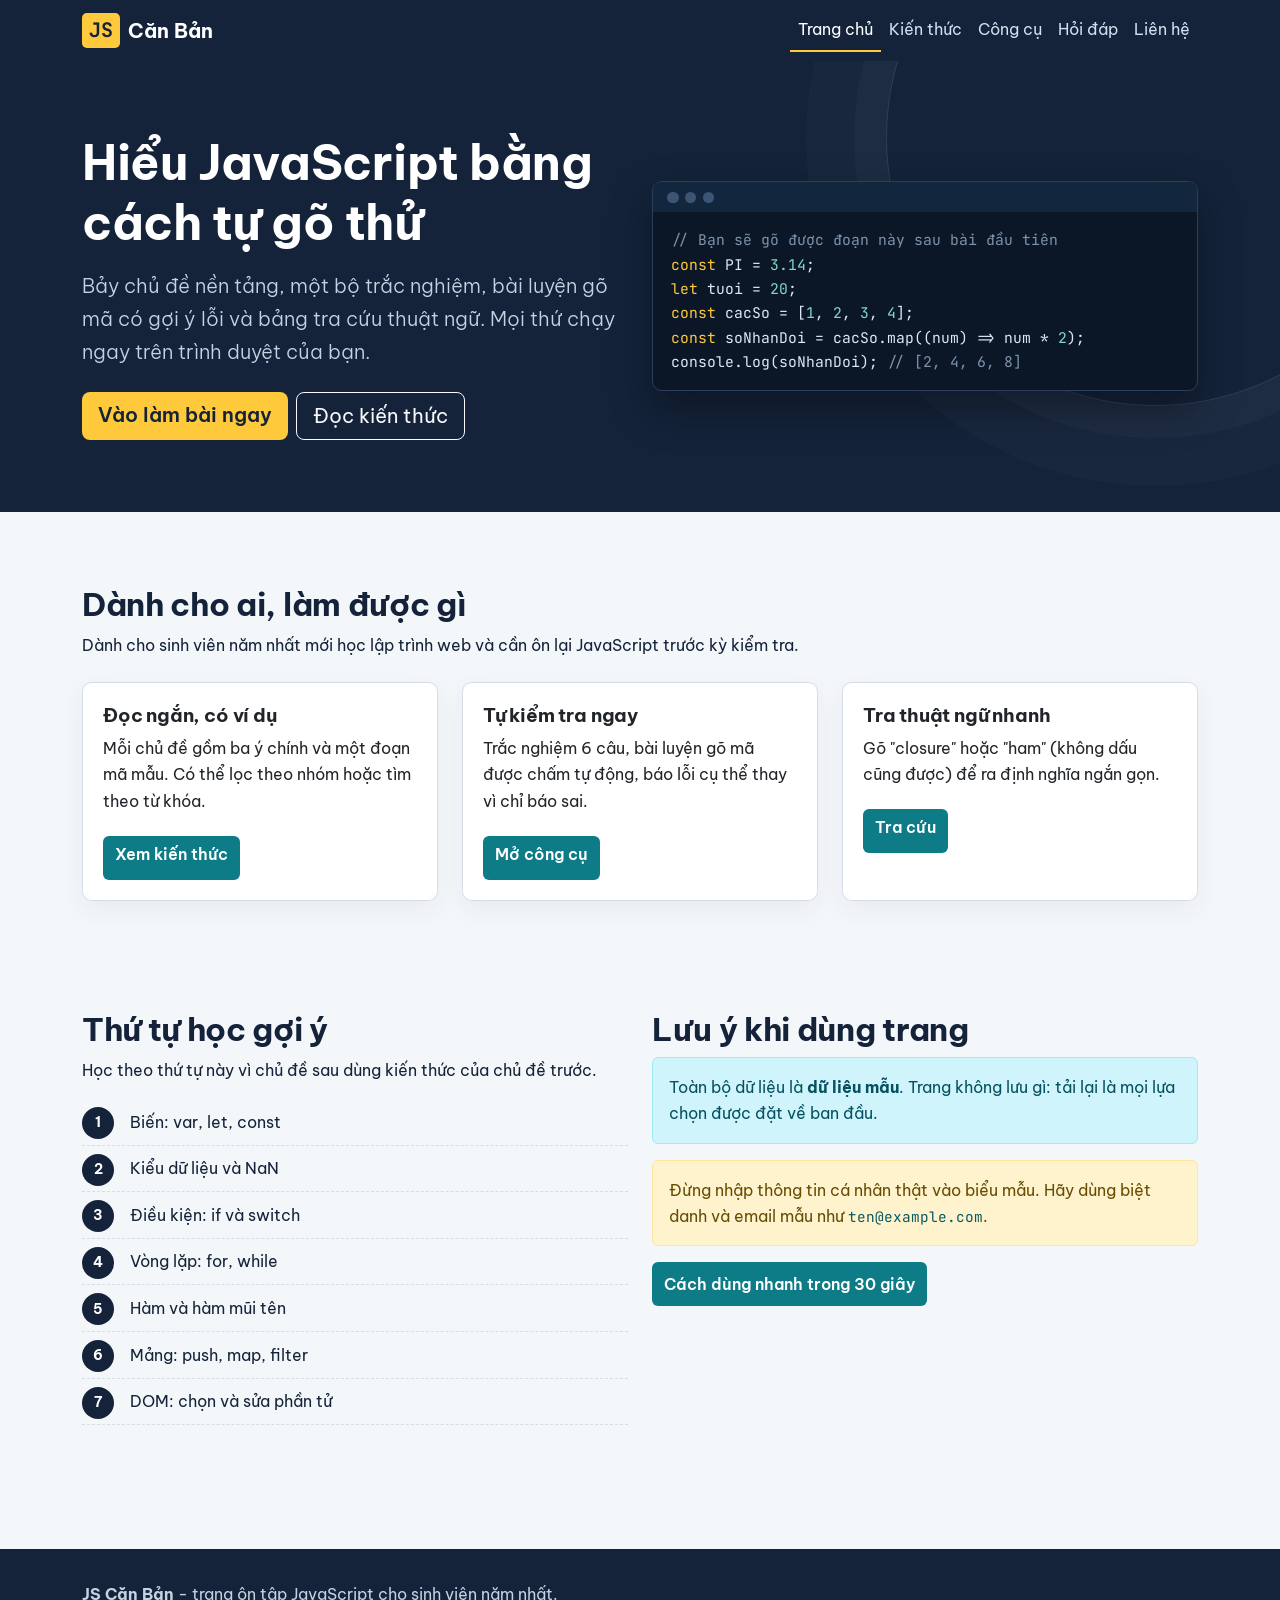
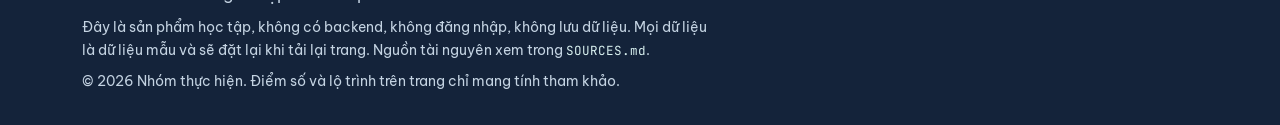
<file: index.html>
<!DOCTYPE html>
<html lang="vi">
<head>
<meta charset="UTF-8">
<meta name="viewport" content="width=device-width, initial-scale=1">
<title>Trang chủ | JS Căn Bản</title>
<meta name="description" content="Ôn tập JavaScript căn bản cho sinh viên: kiến thức, trắc nghiệm, luyện gõ mã, tra thuật ngữ.">
<link rel="preconnect" href="https://fonts.googleapis.com">
<link rel="preconnect" href="https://fonts.gstatic.com" crossorigin>
<link href="https://fonts.googleapis.com/css2?family=Be+Vietnam+Pro:wght@400;600;700&amp;family=JetBrains+Mono:wght@400;600&amp;display=swap" rel="stylesheet">
<link rel="stylesheet" href="https://cdnjs.cloudflare.com/ajax/libs/bootstrap/5.3.3/css/bootstrap.min.css">
<link rel="stylesheet" href="styles.css">
</head>
<body>
<a class="skip-link" href="#noi-dung-chinh">Bỏ qua điều hướng</a>
<header>
  <nav class="navbar navbar-expand-md site-nav" aria-label="Điều hướng chính">
    <div class="container">
      <a class="navbar-brand" href="index.html"><span class="brand-mark">JS</span> Căn Bản</a>
      <button class="navbar-toggler" type="button" data-bs-toggle="collapse" data-bs-target="#menu-chinh" aria-controls="menu-chinh" aria-expanded="false" aria-label="Mở menu">
        <span class="navbar-toggler-icon"></span>
      </button>
      <div class="collapse navbar-collapse" id="menu-chinh">
        <ul class="navbar-nav ms-auto"><li class="nav-item"><a class="nav-link active" href="index.html" aria-current="page">Trang chủ</a></li><li class="nav-item"><a class="nav-link" href="kien-thuc.html">Kiến thức</a></li><li class="nav-item"><a class="nav-link" href="cong-cu.html">Công cụ</a></li><li class="nav-item"><a class="nav-link" href="hoi-dap.html">Hỏi đáp</a></li><li class="nav-item"><a class="nav-link" href="lien-he.html">Liên hệ</a></li></ul>
      </div>
    </div>
  </nav>
</header>
<main id="noi-dung-chinh">

<section class="hero" aria-labelledby="tieu-de-hero">
  <div class="container">
    <div class="row align-items-center g-4">
      <div class="col-lg-6">
        <h1 id="tieu-de-hero">Hiểu JavaScript bằng cách tự gõ thử</h1>
        <p class="lead mt-3">Bảy chủ đề nền tảng, một bộ trắc nghiệm, bài luyện gõ mã có gợi ý lỗi và bảng tra cứu thuật ngữ. Mọi thứ chạy ngay trên trình duyệt của bạn.</p>
        <div class="d-flex flex-wrap gap-2 mt-4">
          <a class="btn btn-chinh btn-lg" href="cong-cu.html">Vào làm bài ngay</a>
          <a class="btn btn-outline-light btn-lg" href="kien-thuc.html">Đọc kiến thức</a>
        </div>
      </div>
      <div class="col-lg-6">
        <div class="cua-so-code" aria-hidden="true">
          <div class="thanh"><span></span><span></span><span></span></div>
<pre><span class="tk-cm">// Bạn sẽ gõ được đoạn này sau bài đầu tiên</span>
<span class="tk-kw">const</span> PI = <span class="tk-str">3.14</span>;
<span class="tk-kw">let</span> tuoi = <span class="tk-str">20</span>;
<span class="tk-kw">const</span> cacSo = [<span class="tk-str">1</span>, <span class="tk-str">2</span>, <span class="tk-str">3</span>, <span class="tk-str">4</span>];
<span class="tk-kw">const</span> soNhanDoi = cacSo.map((num) =&gt; num * <span class="tk-str">2</span>);
console.log(soNhanDoi); <span class="tk-cm">// [2, 4, 6, 8]</span></pre>
        </div>
      </div>
    </div>
  </div>
</section>

<section class="khoi" aria-labelledby="tieu-de-tinh-nang">
  <div class="container">
    <h2 id="tieu-de-tinh-nang" class="mb-2">Dành cho ai, làm được gì</h2>
    <p class="mb-4">Dành cho sinh viên năm nhất mới học lập trình web và cần ôn lại JavaScript trước kỳ kiểm tra.</p>
    <div class="row g-4">
      <div class="col-md-4">
        <article class="card the"><div class="card-body">
          <h3>Đọc ngắn, có ví dụ</h3>
          <p>Mỗi chủ đề gồm ba ý chính và một đoạn mã mẫu. Có thể lọc theo nhóm hoặc tìm theo từ khóa.</p>
          <a href="kien-thuc.html" class="btn btn-xanh">Xem kiến thức</a>
        </div></article>
      </div>
      <div class="col-md-4">
        <article class="card the"><div class="card-body">
          <h3>Tự kiểm tra ngay</h3>
          <p>Trắc nghiệm 6 câu, bài luyện gõ mã được chấm tự động, báo lỗi cụ thể thay vì chỉ báo sai.</p>
          <a href="cong-cu.html" class="btn btn-xanh">Mở công cụ</a>
        </div></article>
      </div>
      <div class="col-md-4">
        <article class="card the"><div class="card-body">
          <h3>Tra thuật ngữ nhanh</h3>
          <p>Gõ "closure" hoặc "ham" (không dấu cũng được) để ra định nghĩa ngắn gọn.</p>
          <a href="cong-cu.html" class="btn btn-xanh">Tra cứu</a>
        </div></article>
      </div>
    </div>
  </div>
</section>

<section class="khoi-tight" aria-labelledby="tieu-de-lo-trinh">
  <div class="container">
    <div class="row g-4">
      <div class="col-lg-6">
        <h2 id="tieu-de-lo-trinh">Thứ tự học gợi ý</h2>
        <p>Học theo thứ tự này vì chủ đề sau dùng kiến thức của chủ đề trước.</p>
        <ol class="lo-trinh">
          <li>Biến: var, let, const</li>
          <li>Kiểu dữ liệu và NaN</li>
          <li>Điều kiện: if và switch</li>
          <li>Vòng lặp: for, while</li>
          <li>Hàm và hàm mũi tên</li>
          <li>Mảng: push, map, filter</li>
          <li>DOM: chọn và sửa phần tử</li>
        </ol>
      </div>
      <div class="col-lg-6">
        <h2>Lưu ý khi dùng trang</h2>
        <div class="alert alert-info" role="alert">Toàn bộ dữ liệu là <strong>dữ liệu mẫu</strong>. Trang không lưu gì: tải lại là mọi lựa chọn được đặt về ban đầu.</div>
        <div class="alert alert-warning" role="alert">Đừng nhập thông tin cá nhân thật vào biểu mẫu. Hãy dùng biệt danh và email mẫu như <code>ten@example.com</code>.</div>
        <button type="button" class="btn btn-xanh" data-bs-toggle="modal" data-bs-target="#modalHuongDan">Cách dùng nhanh trong 30 giây</button>
      </div>
    </div>
  </div>
</section>

<div class="modal fade" id="modalHuongDan" tabindex="-1" aria-labelledby="modalHuongDanTitle" aria-hidden="true">
  <div class="modal-dialog modal-dialog-centered">
    <div class="modal-content">
      <div class="modal-header">
        <h2 class="modal-title fs-5" id="modalHuongDanTitle">Cách dùng nhanh</h2>
        <button type="button" class="btn-close" data-bs-dismiss="modal" aria-label="Đóng"></button>
      </div>
      <div class="modal-body">
        <ol>
          <li>Vào trang <strong>Kiến thức</strong>, mở "Xem ví dụ mã" ở chủ đề bạn đang học.</li>
          <li>Sang trang <strong>Công cụ</strong>, bấm "Dùng thử" để xem mỗi công cụ hoạt động.</li>
          <li>Bấm "Làm lại" hoặc "Xóa" bất cứ lúc nào để đặt lại.</li>
        </ol>
      </div>
      <div class="modal-footer"><button type="button" class="btn btn-xanh" data-bs-dismiss="modal">Đã hiểu</button></div>
    </div>
  </div>
</div>

</main>
<footer class="site-footer">
  <div class="container">
    <p class="mb-2"><strong>JS Căn Bản</strong> - trang ôn tập JavaScript cho sinh viên năm nhất.</p>
    <small>Đây là sản phẩm học tập, không có backend, không đăng nhập, không lưu dữ liệu. Mọi dữ liệu là dữ liệu mẫu và sẽ đặt lại khi tải lại trang. Nguồn tài nguyên xem trong <code>SOURCES.md</code>.</small>
    <small class="mt-2">&copy; <span id="nam-hien-tai">2026</span> Nhóm thực hiện. Điểm số và lộ trình trên trang chỉ mang tính tham khảo.</small>
  </div>
</footer>
<script src="https://cdnjs.cloudflare.com/ajax/libs/jquery/3.7.1/jquery.min.js"></script>
<script src="https://cdnjs.cloudflare.com/ajax/libs/bootstrap/5.3.3/js/bootstrap.bundle.min.js"></script>
<script src="js/data.js"></script>
<script src="js/main.js"></script>
</body>
</html>
</file>
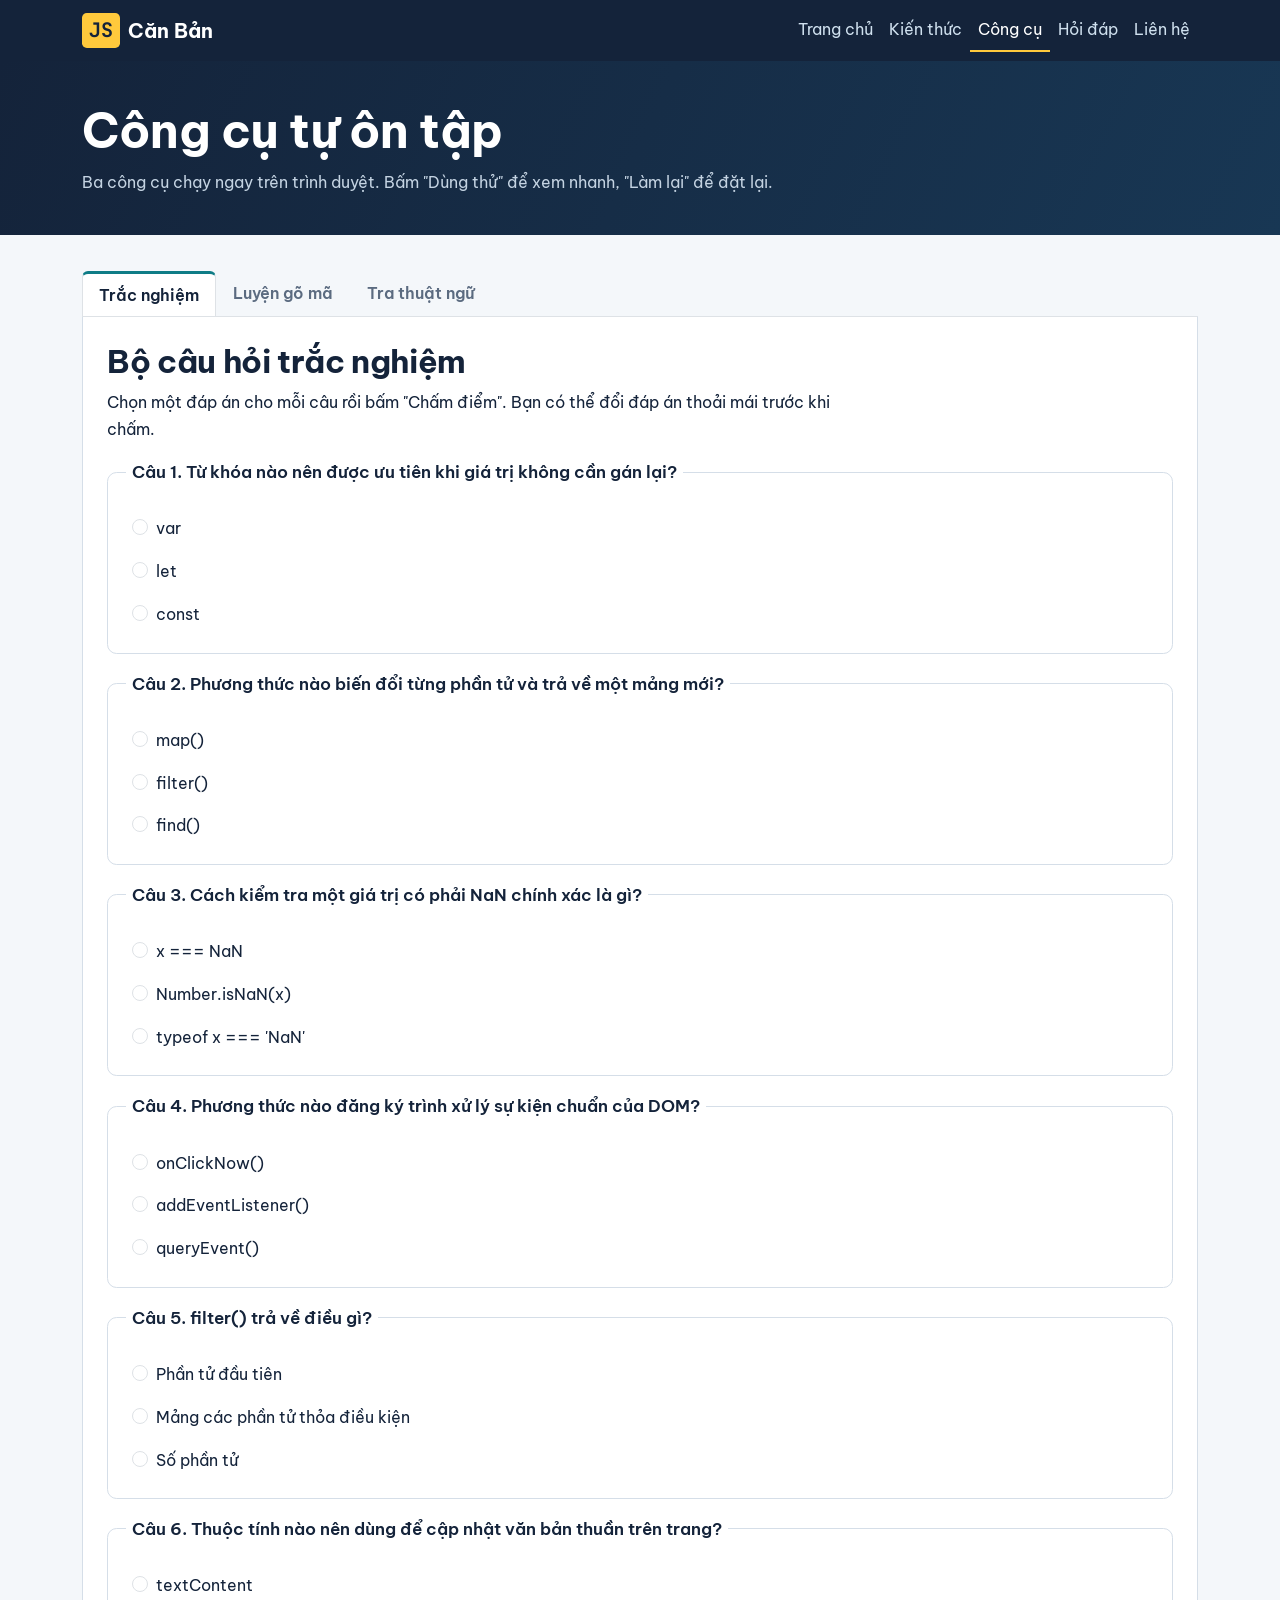
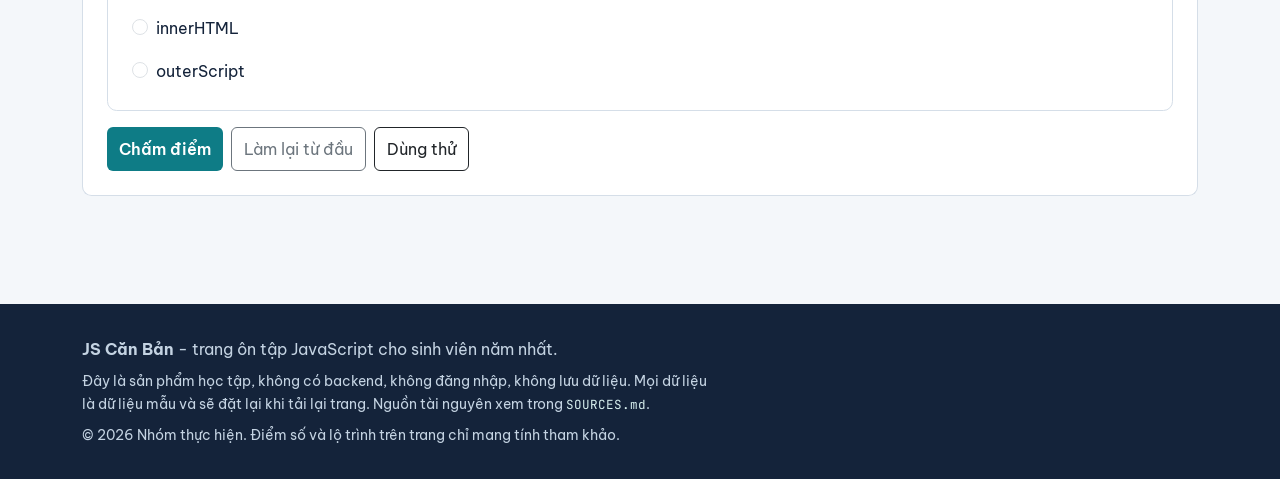
<file: cong-cu.html>
<!DOCTYPE html>
<html lang="vi">
<head>
<meta charset="UTF-8">
<meta name="viewport" content="width=device-width, initial-scale=1">
<title>Công cụ | JS Căn Bản</title>
<meta name="description" content="Trắc nghiệm, bài luyện gõ mã và tra cứu thuật ngữ JavaScript.">
<link rel="preconnect" href="https://fonts.googleapis.com">
<link rel="preconnect" href="https://fonts.gstatic.com" crossorigin>
<link href="https://fonts.googleapis.com/css2?family=Be+Vietnam+Pro:wght@400;600;700&amp;family=JetBrains+Mono:wght@400;600&amp;display=swap" rel="stylesheet">
<link rel="stylesheet" href="https://cdnjs.cloudflare.com/ajax/libs/bootstrap/5.3.3/css/bootstrap.min.css">
<link rel="stylesheet" href="styles.css">
</head>
<body>
<a class="skip-link" href="#noi-dung-chinh">Bỏ qua điều hướng</a>
<header>
  <nav class="navbar navbar-expand-md site-nav" aria-label="Điều hướng chính">
    <div class="container">
      <a class="navbar-brand" href="index.html"><span class="brand-mark">JS</span> Căn Bản</a>
      <button class="navbar-toggler" type="button" data-bs-toggle="collapse" data-bs-target="#menu-chinh" aria-controls="menu-chinh" aria-expanded="false" aria-label="Mở menu">
        <span class="navbar-toggler-icon"></span>
      </button>
      <div class="collapse navbar-collapse" id="menu-chinh">
        <ul class="navbar-nav ms-auto"><li class="nav-item"><a class="nav-link" href="index.html">Trang chủ</a></li><li class="nav-item"><a class="nav-link" href="kien-thuc.html">Kiến thức</a></li><li class="nav-item"><a class="nav-link active" href="cong-cu.html" aria-current="page">Công cụ</a></li><li class="nav-item"><a class="nav-link" href="hoi-dap.html">Hỏi đáp</a></li><li class="nav-item"><a class="nav-link" href="lien-he.html">Liên hệ</a></li></ul>
      </div>
    </div>
  </nav>
</header>
<main id="noi-dung-chinh">

<div class="tieu-de-trang"><div class="container">
  <h1>Công cụ tự ôn tập</h1>
  <p>Ba công cụ chạy ngay trên trình duyệt. Bấm "Dùng thử" để xem nhanh, "Làm lại" để đặt lại.</p>
</div></div>

<section class="khoi-tight">
  <div class="container">
    <ul class="nav nav-tabs" id="tab-cong-cu" role="tablist">
      <li class="nav-item" role="presentation"><button class="nav-link active" id="tab-quiz" data-bs-toggle="tab" data-bs-target="#pane-quiz" type="button" role="tab" aria-controls="pane-quiz" aria-selected="true">Trắc nghiệm</button></li>
      <li class="nav-item" role="presentation"><button class="nav-link" id="tab-luyen" data-bs-toggle="tab" data-bs-target="#pane-luyen" type="button" role="tab" aria-controls="pane-luyen" aria-selected="false">Luyện gõ mã</button></li>
      <li class="nav-item" role="presentation"><button class="nav-link" id="tab-tra" data-bs-toggle="tab" data-bs-target="#pane-tra" type="button" role="tab" aria-controls="pane-tra" aria-selected="false">Tra thuật ngữ</button></li>
    </ul>
    <div class="tab-content bang-cong-cu">

      <div class="tab-pane fade show active" id="pane-quiz" role="tabpanel" aria-labelledby="tab-quiz" tabindex="0">
        <h2>Bộ câu hỏi trắc nghiệm</h2>
        <p>Chọn một đáp án cho mỗi câu rồi bấm "Chấm điểm". Bạn có thể đổi đáp án thoải mái trước khi chấm.</p>
        <form id="quiz-form" aria-label="Bộ câu hỏi trắc nghiệm"></form>
        <div id="quiz-thong-bao" aria-live="polite"></div>
        <div class="d-flex flex-wrap gap-2">
          <button type="button" class="btn btn-xanh" id="nut-cham-diem">Chấm điểm</button>
          <button type="button" class="btn btn-outline-secondary" id="nut-lam-lai">Làm lại từ đầu</button>
          <button type="button" class="btn btn-outline-dark" id="nut-quiz-thu">Dùng thử</button>
        </div>
      </div>

      <div class="tab-pane fade" id="pane-luyen" role="tabpanel" aria-labelledby="tab-luyen" tabindex="0">
        <h2>Bài luyện gõ mã</h2>
        <p>Gõ một dòng lệnh theo đề. Khoảng trắng thừa và dấu nháy đơn/kép đều được chấp nhận. Nhấn Ctrl + Enter để kiểm tra nhanh.</p>
        <div class="row g-3 mb-3">
          <div class="col-6 col-md-3">
            <label class="form-label" for="chon-bai">Chọn bài</label>
            <select class="form-select" id="chon-bai"></select>
          </div>
        </div>
        <p><strong>Đề bài:</strong> <span id="de-bai"></span></p>
        <label class="form-label" for="code-input">Câu trả lời của bạn</label>
        <textarea class="form-control mb-3" id="code-input" rows="3" spellcheck="false" autocomplete="off" placeholder="Gõ lệnh JavaScript tại đây"></textarea>
        <div id="luyen-thong-bao" aria-live="polite"></div>
        <div class="d-flex flex-wrap gap-2">
          <button type="button" class="btn btn-xanh" id="nut-kiem-tra">Kiểm tra</button>
          <button type="button" class="btn btn-outline-secondary" id="nut-xoa-code">Xóa code / Làm lại</button>
          <button type="button" class="btn btn-outline-dark" id="nut-code-thu">Dùng thử đáp án mẫu</button>
        </div>
      </div>

      <div class="tab-pane fade" id="pane-tra" role="tabpanel" aria-labelledby="tab-tra" tabindex="0">
        <h2>Tra cứu thuật ngữ</h2>
        <p>Kết quả hiện ngay khi bạn gõ. Không phân biệt hoa thường, gõ không dấu vẫn tìm được.</p>
        <div class="row g-3 align-items-end mb-2">
          <div class="col-12 col-md-5">
            <label class="form-label" for="search-input">Từ khóa</label>
            <div class="input-group">
              <input class="form-control" type="search" id="search-input" placeholder="Ví dụ: closure, ham" autocomplete="off">
              <button type="button" class="btn btn-outline-secondary" id="nut-xoa-tim" aria-label="Xóa tìm kiếm">X</button>
            </div>
          </div>
          <div class="col-6 col-md-3">
            <label class="form-label" for="loc-thuat-ngu-nhom">Nhóm</label>
            <select class="form-select" id="loc-thuat-ngu-nhom"><option value="tat-ca">Tất cả</option></select>
          </div>
          <div class="col-6 col-md-3">
            <label class="form-label" for="sap-xep-thuat-ngu">Sắp xếp</label>
            <select class="form-select" id="sap-xep-thuat-ngu"><option value="az">A đến Z</option><option value="za">Z đến A</option></select>
          </div>
        </div>
        <p class="dem-ket-qua" id="dem-thuat-ngu" aria-live="polite"></p>
        <div class="row g-3" id="ket-qua-search"></div>
      </div>

    </div>
  </div>
</section>

</main>
<footer class="site-footer">
  <div class="container">
    <p class="mb-2"><strong>JS Căn Bản</strong> - trang ôn tập JavaScript cho sinh viên năm nhất.</p>
    <small>Đây là sản phẩm học tập, không có backend, không đăng nhập, không lưu dữ liệu. Mọi dữ liệu là dữ liệu mẫu và sẽ đặt lại khi tải lại trang. Nguồn tài nguyên xem trong <code>SOURCES.md</code>.</small>
    <small class="mt-2">&copy; <span id="nam-hien-tai">2026</span> Nhóm thực hiện. Điểm số và lộ trình trên trang chỉ mang tính tham khảo.</small>
  </div>
</footer>
<script src="https://cdnjs.cloudflare.com/ajax/libs/jquery/3.7.1/jquery.min.js"></script>
<script src="https://cdnjs.cloudflare.com/ajax/libs/bootstrap/5.3.3/js/bootstrap.bundle.min.js"></script>
<script src="js/data.js"></script>
<script src="js/main.js"></script>
<script src="js/cong-cu.js"></script>
</body>
</html>
</file>
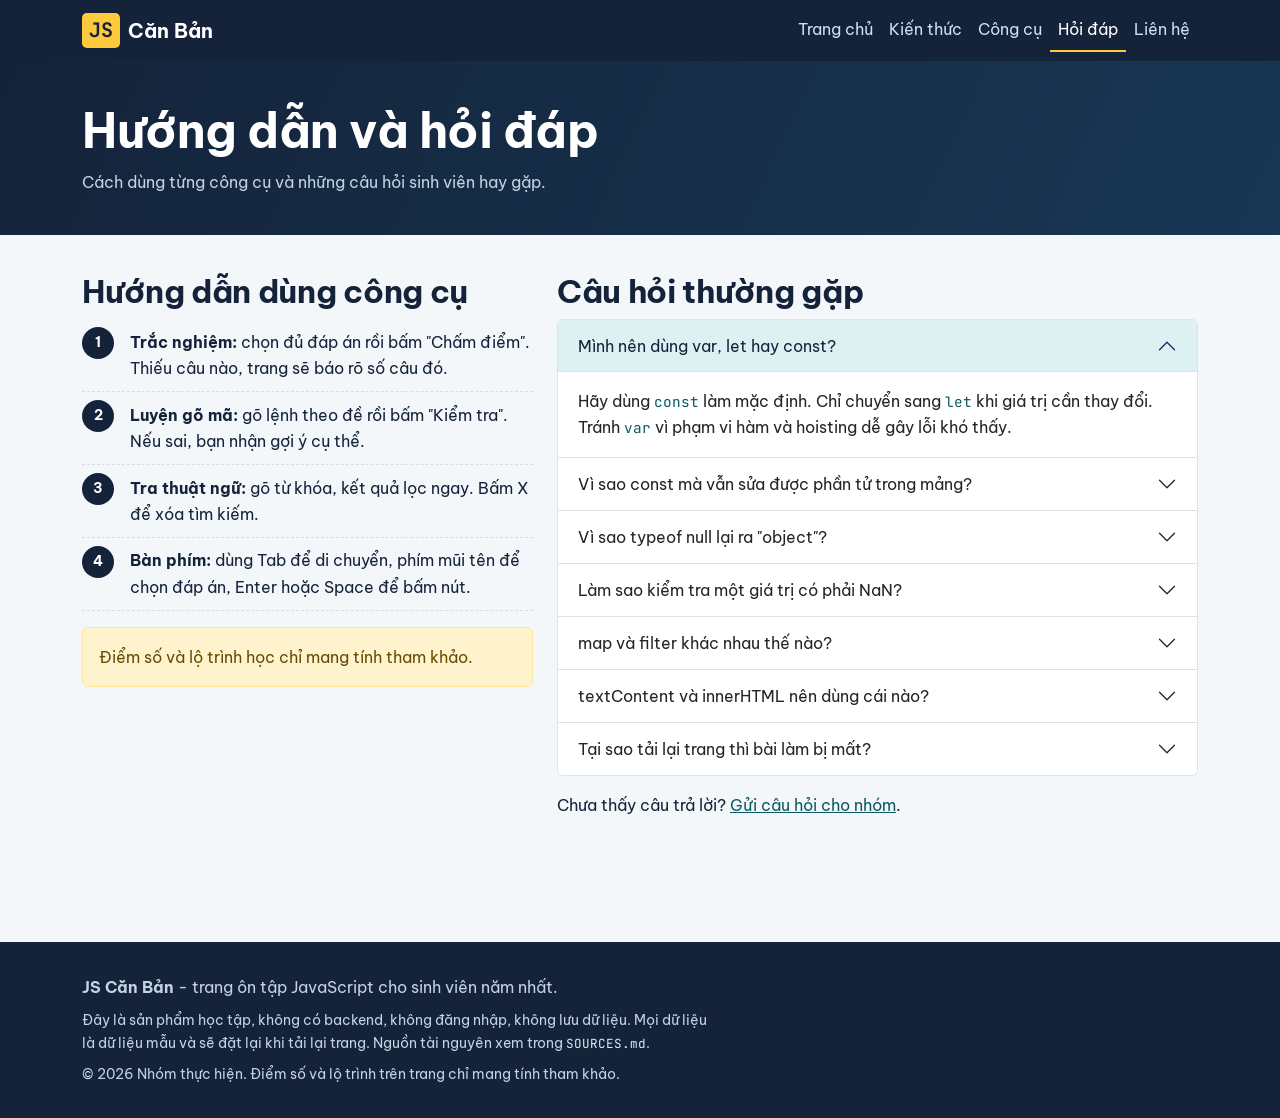
<file: hoi-dap.html>
<!DOCTYPE html>
<html lang="vi">
<head>
<meta charset="UTF-8">
<meta name="viewport" content="width=device-width, initial-scale=1">
<title>Hỏi đáp | JS Căn Bản</title>
<meta name="description" content="Hướng dẫn dùng công cụ và câu hỏi thường gặp về JavaScript căn bản.">
<link rel="preconnect" href="https://fonts.googleapis.com">
<link rel="preconnect" href="https://fonts.gstatic.com" crossorigin>
<link href="https://fonts.googleapis.com/css2?family=Be+Vietnam+Pro:wght@400;600;700&amp;family=JetBrains+Mono:wght@400;600&amp;display=swap" rel="stylesheet">
<link rel="stylesheet" href="https://cdnjs.cloudflare.com/ajax/libs/bootstrap/5.3.3/css/bootstrap.min.css">
<link rel="stylesheet" href="styles.css">
</head>
<body>
<a class="skip-link" href="#noi-dung-chinh">Bỏ qua điều hướng</a>
<header>
  <nav class="navbar navbar-expand-md site-nav" aria-label="Điều hướng chính">
    <div class="container">
      <a class="navbar-brand" href="index.html"><span class="brand-mark">JS</span> Căn Bản</a>
      <button class="navbar-toggler" type="button" data-bs-toggle="collapse" data-bs-target="#menu-chinh" aria-controls="menu-chinh" aria-expanded="false" aria-label="Mở menu">
        <span class="navbar-toggler-icon"></span>
      </button>
      <div class="collapse navbar-collapse" id="menu-chinh">
        <ul class="navbar-nav ms-auto"><li class="nav-item"><a class="nav-link" href="index.html">Trang chủ</a></li><li class="nav-item"><a class="nav-link" href="kien-thuc.html">Kiến thức</a></li><li class="nav-item"><a class="nav-link" href="cong-cu.html">Công cụ</a></li><li class="nav-item"><a class="nav-link active" href="hoi-dap.html" aria-current="page">Hỏi đáp</a></li><li class="nav-item"><a class="nav-link" href="lien-he.html">Liên hệ</a></li></ul>
      </div>
    </div>
  </nav>
</header>
<main id="noi-dung-chinh">

<div class="tieu-de-trang"><div class="container">
  <h1>Hướng dẫn và hỏi đáp</h1>
  <p>Cách dùng từng công cụ và những câu hỏi sinh viên hay gặp.</p>
</div></div>

<section class="khoi-tight" aria-labelledby="tieu-de-huong-dan">
  <div class="container">
    <div class="row g-4">
      <div class="col-lg-5">
        <h2 id="tieu-de-huong-dan">Hướng dẫn dùng công cụ</h2>
        <ol class="lo-trinh">
          <li><strong>Trắc nghiệm:</strong> chọn đủ đáp án rồi bấm "Chấm điểm". Thiếu câu nào, trang sẽ báo rõ số câu đó.</li>
          <li><strong>Luyện gõ mã:</strong> gõ lệnh theo đề rồi bấm "Kiểm tra". Nếu sai, bạn nhận gợi ý cụ thể.</li>
          <li><strong>Tra thuật ngữ:</strong> gõ từ khóa, kết quả lọc ngay. Bấm X để xóa tìm kiếm.</li>
          <li><strong>Bàn phím:</strong> dùng Tab để di chuyển, phím mũi tên để chọn đáp án, Enter hoặc Space để bấm nút.</li>
        </ol>
        <div class="alert alert-warning" role="alert">Điểm số và lộ trình học chỉ mang tính tham khảo.</div>
      </div>
      <div class="col-lg-7">
        <h2>Câu hỏi thường gặp</h2>
        <div class="accordion" id="faq-accordion">
<div class="accordion-item">
  <h3 class="accordion-header"><button class="accordion-button" type="button" data-bs-toggle="collapse" data-bs-target="#faq1" aria-expanded="true" aria-controls="faq1">Mình nên dùng var, let hay const?</button></h3>
  <div id="faq1" class="accordion-collapse collapse show" data-bs-parent="#faq-accordion"><div class="accordion-body">Hãy dùng <code>const</code> làm mặc định. Chỉ chuyển sang <code>let</code> khi giá trị cần thay đổi. Tránh <code>var</code> vì phạm vi hàm và hoisting dễ gây lỗi khó thấy.</div></div>
</div>
<div class="accordion-item">
  <h3 class="accordion-header"><button class="accordion-button collapsed" type="button" data-bs-toggle="collapse" data-bs-target="#faq2" aria-expanded="false" aria-controls="faq2">Vì sao const mà vẫn sửa được phần tử trong mảng?</button></h3>
  <div id="faq2" class="accordion-collapse collapse" data-bs-parent="#faq-accordion"><div class="accordion-body"><code>const</code> chỉ khóa việc gán lại tên biến. Nếu giá trị là mảng hoặc đối tượng, bạn vẫn thêm, sửa, xóa phần tử bên trong. Gán lại cả biến mới báo lỗi.</div></div>
</div>
<div class="accordion-item">
  <h3 class="accordion-header"><button class="accordion-button collapsed" type="button" data-bs-toggle="collapse" data-bs-target="#faq3" aria-expanded="false" aria-controls="faq3">Vì sao typeof null lại ra "object"?</button></h3>
  <div id="faq3" class="accordion-collapse collapse" data-bs-parent="#faq-accordion"><div class="accordion-body">Đó là lỗi lịch sử của ngôn ngữ và được giữ lại để không làm hỏng các trang web cũ. Để kiểm tra null, hãy so sánh trực tiếp: <code>x === null</code>.</div></div>
</div>
<div class="accordion-item">
  <h3 class="accordion-header"><button class="accordion-button collapsed" type="button" data-bs-toggle="collapse" data-bs-target="#faq4" aria-expanded="false" aria-controls="faq4">Làm sao kiểm tra một giá trị có phải NaN?</button></h3>
  <div id="faq4" class="accordion-collapse collapse" data-bs-parent="#faq-accordion"><div class="accordion-body"><code>NaN</code> không bằng chính nó nên <code>x === NaN</code> luôn sai. Hãy dùng <code>Number.isNaN(x)</code>.</div></div>
</div>
<div class="accordion-item">
  <h3 class="accordion-header"><button class="accordion-button collapsed" type="button" data-bs-toggle="collapse" data-bs-target="#faq5" aria-expanded="false" aria-controls="faq5">map và filter khác nhau thế nào?</button></h3>
  <div id="faq5" class="accordion-collapse collapse" data-bs-parent="#faq-accordion"><div class="accordion-body"><code>map</code> biến đổi từng phần tử và trả mảng mới cùng độ dài. <code>filter</code> chỉ giữ phần tử thỏa điều kiện nên mảng mới có thể ngắn hơn. Cả hai không sửa mảng gốc.</div></div>
</div>
<div class="accordion-item">
  <h3 class="accordion-header"><button class="accordion-button collapsed" type="button" data-bs-toggle="collapse" data-bs-target="#faq6" aria-expanded="false" aria-controls="faq6">textContent và innerHTML nên dùng cái nào?</button></h3>
  <div id="faq6" class="accordion-collapse collapse" data-bs-parent="#faq-accordion"><div class="accordion-body">Mặc định dùng <code>textContent</code> vì an toàn trước XSS. Chỉ dùng <code>innerHTML</code> khi bạn kiểm soát hoàn toàn đoạn HTML được chèn.</div></div>
</div>
<div class="accordion-item">
  <h3 class="accordion-header"><button class="accordion-button collapsed" type="button" data-bs-toggle="collapse" data-bs-target="#faq7" aria-expanded="false" aria-controls="faq7">Tại sao tải lại trang thì bài làm bị mất?</button></h3>
  <div id="faq7" class="accordion-collapse collapse" data-bs-parent="#faq-accordion"><div class="accordion-body">Website được thiết kế không lưu dữ liệu (không localStorage, cookie hay máy chủ). Dữ liệu chỉ tồn tại trong phiên đang mở và đặt lại khi tải lại trang.</div></div>
</div>
        </div>
        <p class="mt-3">Chưa thấy câu trả lời? <a href="lien-he.html">Gửi câu hỏi cho nhóm</a>.</p>
      </div>
    </div>
  </div>
</section>

</main>
<footer class="site-footer">
  <div class="container">
    <p class="mb-2"><strong>JS Căn Bản</strong> - trang ôn tập JavaScript cho sinh viên năm nhất.</p>
    <small>Đây là sản phẩm học tập, không có backend, không đăng nhập, không lưu dữ liệu. Mọi dữ liệu là dữ liệu mẫu và sẽ đặt lại khi tải lại trang. Nguồn tài nguyên xem trong <code>SOURCES.md</code>.</small>
    <small class="mt-2">&copy; <span id="nam-hien-tai">2026</span> Nhóm thực hiện. Điểm số và lộ trình trên trang chỉ mang tính tham khảo.</small>
  </div>
</footer>
<script src="https://cdnjs.cloudflare.com/ajax/libs/jquery/3.7.1/jquery.min.js"></script>
<script src="https://cdnjs.cloudflare.com/ajax/libs/bootstrap/5.3.3/js/bootstrap.bundle.min.js"></script>
<script src="js/data.js"></script>
<script src="js/main.js"></script>
</body>
</html>
</file>
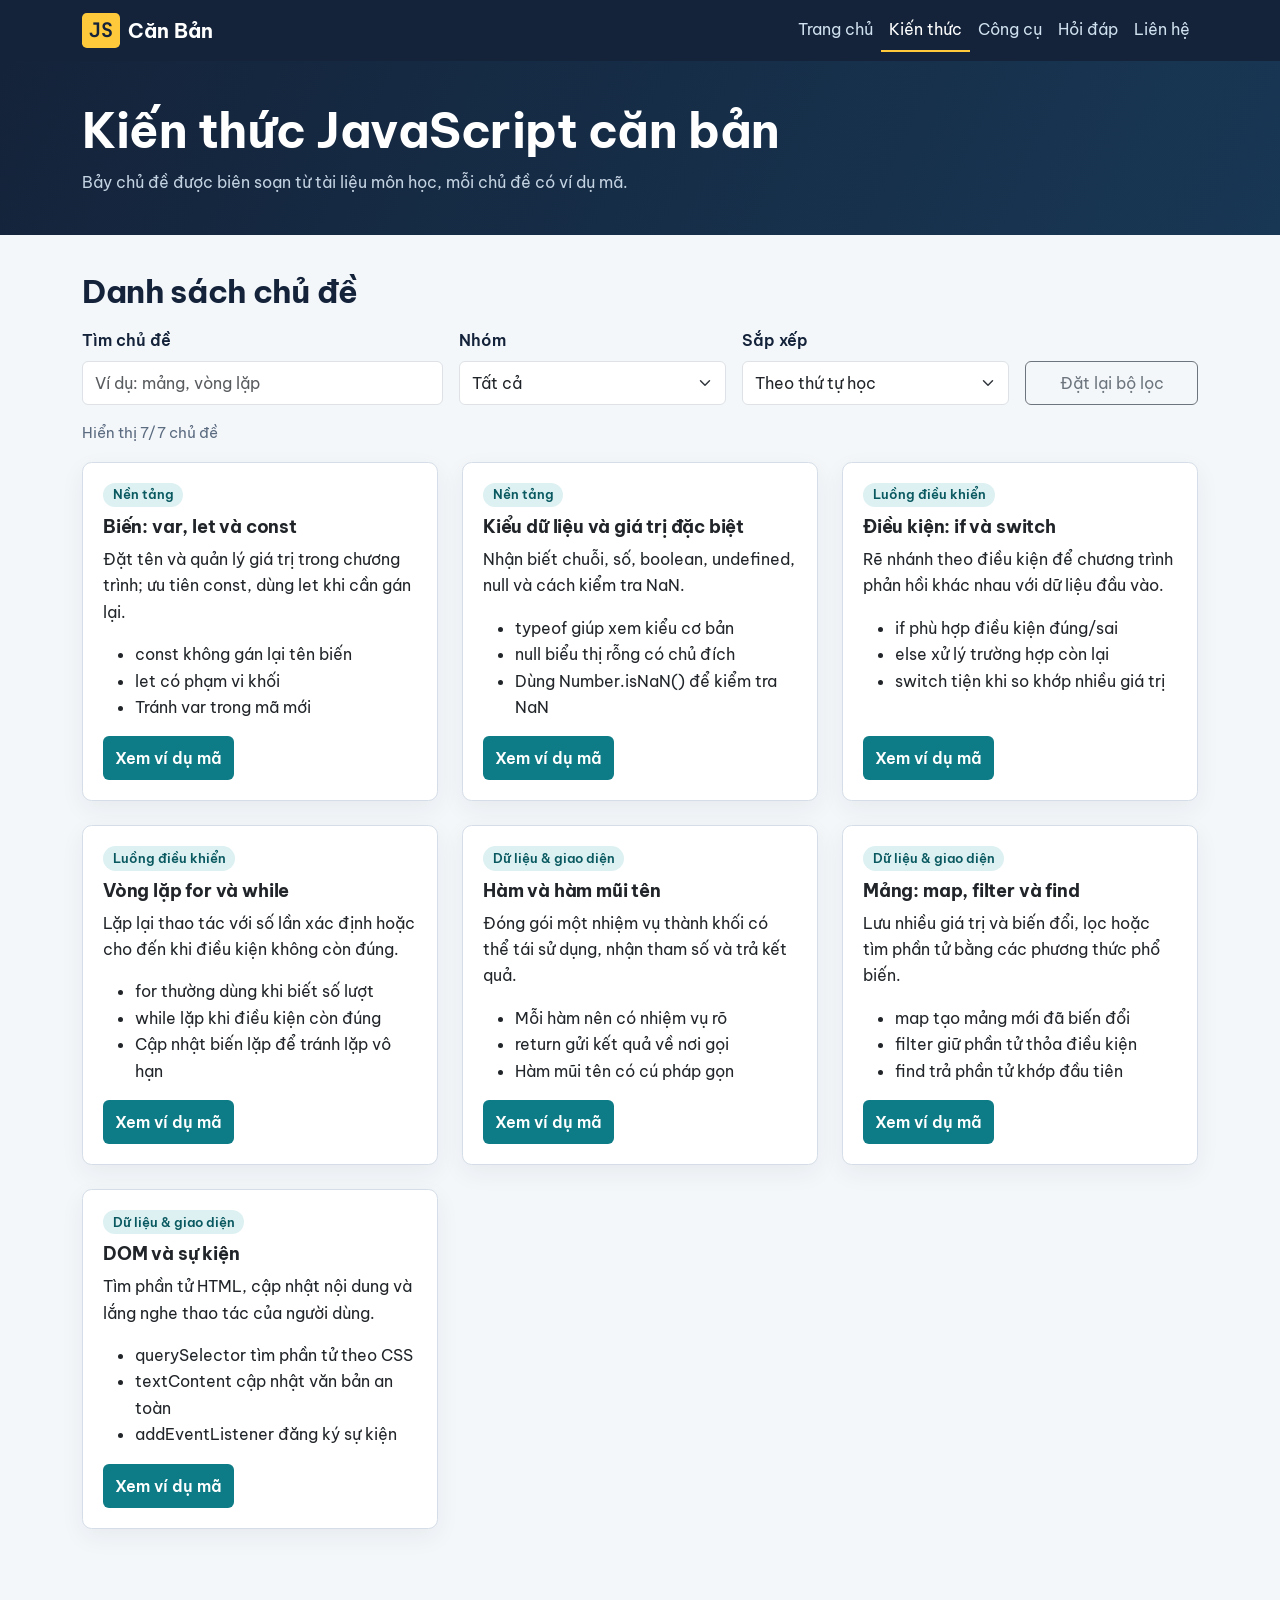
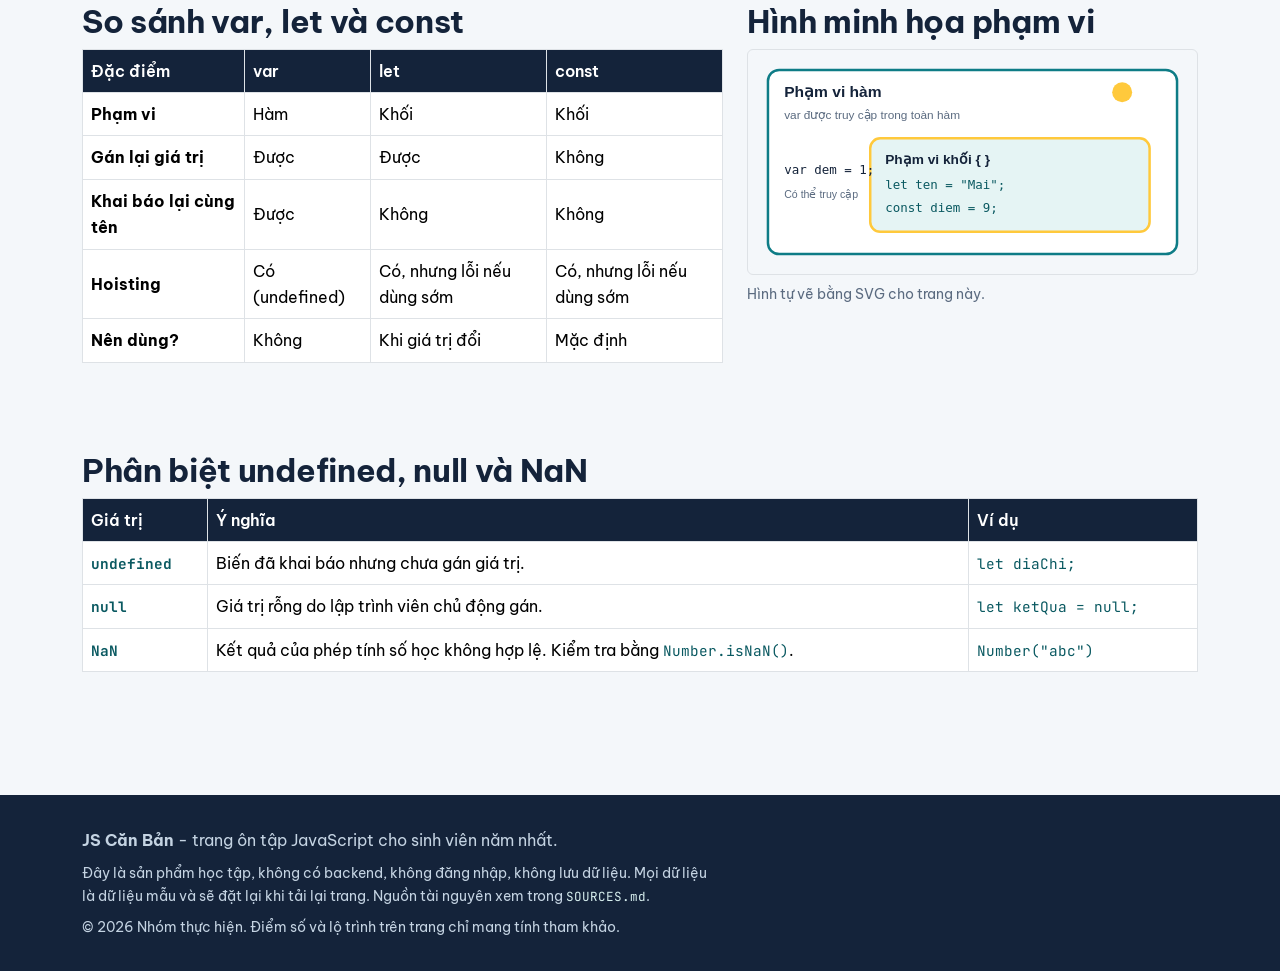
<file: kien-thuc.html>
<!DOCTYPE html>
<html lang="vi">
<head>
<meta charset="UTF-8">
<meta name="viewport" content="width=device-width, initial-scale=1">
<title>Kiến thức | JS Căn Bản</title>
<meta name="description" content="Bảy chủ đề JavaScript căn bản có ví dụ mã, bảng so sánh và bộ lọc.">
<link rel="preconnect" href="https://fonts.googleapis.com">
<link rel="preconnect" href="https://fonts.gstatic.com" crossorigin>
<link href="https://fonts.googleapis.com/css2?family=Be+Vietnam+Pro:wght@400;600;700&amp;family=JetBrains+Mono:wght@400;600&amp;display=swap" rel="stylesheet">
<link rel="stylesheet" href="https://cdnjs.cloudflare.com/ajax/libs/bootstrap/5.3.3/css/bootstrap.min.css">
<link rel="stylesheet" href="styles.css">
</head>
<body>
<a class="skip-link" href="#noi-dung-chinh">Bỏ qua điều hướng</a>
<header>
  <nav class="navbar navbar-expand-md site-nav" aria-label="Điều hướng chính">
    <div class="container">
      <a class="navbar-brand" href="index.html"><span class="brand-mark">JS</span> Căn Bản</a>
      <button class="navbar-toggler" type="button" data-bs-toggle="collapse" data-bs-target="#menu-chinh" aria-controls="menu-chinh" aria-expanded="false" aria-label="Mở menu">
        <span class="navbar-toggler-icon"></span>
      </button>
      <div class="collapse navbar-collapse" id="menu-chinh">
        <ul class="navbar-nav ms-auto"><li class="nav-item"><a class="nav-link" href="index.html">Trang chủ</a></li><li class="nav-item"><a class="nav-link active" href="kien-thuc.html" aria-current="page">Kiến thức</a></li><li class="nav-item"><a class="nav-link" href="cong-cu.html">Công cụ</a></li><li class="nav-item"><a class="nav-link" href="hoi-dap.html">Hỏi đáp</a></li><li class="nav-item"><a class="nav-link" href="lien-he.html">Liên hệ</a></li></ul>
      </div>
    </div>
  </nav>
</header>
<main id="noi-dung-chinh">

<div class="tieu-de-trang"><div class="container">
  <h1>Kiến thức JavaScript căn bản</h1>
  <p>Bảy chủ đề được biên soạn từ tài liệu môn học, mỗi chủ đề có ví dụ mã.</p>
</div></div>

<section class="khoi-tight" aria-labelledby="tieu-de-ds">
  <div class="container">
    <h2 id="tieu-de-ds" class="mb-3">Danh sách chủ đề</h2>
    <form class="row g-3 align-items-end mb-3" role="search" aria-label="Lọc chủ đề">
      <div class="col-12 col-md-4">
        <label class="form-label" for="tim-kien-thuc">Tìm chủ đề</label>
        <input class="form-control" type="search" id="tim-kien-thuc" placeholder="Ví dụ: mảng, vòng lặp" autocomplete="off">
      </div>
      <div class="col-6 col-md-3">
        <label class="form-label" for="loc-nhom">Nhóm</label>
        <select class="form-select" id="loc-nhom">
          <option value="tat-ca">Tất cả</option>
          <option>Nền tảng</option>
          <option>Luồng điều khiển</option>
          <option>Dữ liệu &amp; giao diện</option>
        </select>
      </div>
      <div class="col-6 col-md-3">
        <label class="form-label" for="sap-xep">Sắp xếp</label>
        <select class="form-select" id="sap-xep">
          <option value="thu-tu">Theo thứ tự học</option>
          <option value="ten">Theo tên A-Z</option>
        </select>
      </div>
      <div class="col-12 col-md-2"><button type="button" class="btn btn-outline-secondary w-100" id="dat-lai-loc">Đặt lại bộ lọc</button></div>
    </form>
    <p class="dem-ket-qua" id="dem-kien-thuc" aria-live="polite"></p>
    <div class="row g-4" id="ds-kien-thuc"></div>
  </div>
</section>

<section class="khoi-tight" aria-labelledby="tieu-de-bang">
  <div class="container">
    <div class="row g-4">
      <div class="col-lg-7">
        <h2 id="tieu-de-bang">So sánh var, let và const</h2>
        <div class="table-responsive">
          <table class="table table-bordered align-middle">
            <caption class="visually-hidden">So sánh ba từ khóa khai báo biến</caption>
            <thead><tr><th scope="col">Đặc điểm</th><th scope="col">var</th><th scope="col">let</th><th scope="col">const</th></tr></thead>
            <tbody>
              <tr><th scope="row">Phạm vi</th><td>Hàm</td><td>Khối</td><td>Khối</td></tr>
              <tr><th scope="row">Gán lại giá trị</th><td>Được</td><td>Được</td><td>Không</td></tr>
              <tr><th scope="row">Khai báo lại cùng tên</th><td>Được</td><td>Không</td><td>Không</td></tr>
              <tr><th scope="row">Hoisting</th><td>Có (undefined)</td><td>Có, nhưng lỗi nếu dùng sớm</td><td>Có, nhưng lỗi nếu dùng sớm</td></tr>
              <tr><th scope="row">Nên dùng?</th><td>Không</td><td>Khi giá trị đổi</td><td>Mặc định</td></tr>
            </tbody>
          </table>
        </div>
      </div>
      <div class="col-lg-5">
        <h2>Hình minh họa phạm vi</h2>
        <img src="assets/pham-vi-bien.svg" class="img-fluid rounded border" width="560" height="300" alt="Sơ đồ hai hình chữ nhật lồng nhau: var dùng được trong cả hàm, let và const chỉ dùng được trong khối lệnh bên trong.">
        <p class="ghi-chu mt-2">Hình tự vẽ bằng SVG cho trang này.</p>
      </div>
    </div>
  </div>
</section>

<section class="khoi-tight" aria-labelledby="tieu-de-kieu">
  <div class="container">
    <h2 id="tieu-de-kieu">Phân biệt undefined, null và NaN</h2>
    <div class="table-responsive">
      <table class="table table-bordered align-middle">
        <caption class="visually-hidden">Ba giá trị đặc biệt trong JavaScript</caption>
        <thead><tr><th scope="col">Giá trị</th><th scope="col">Ý nghĩa</th><th scope="col">Ví dụ</th></tr></thead>
        <tbody>
          <tr><th scope="row"><code>undefined</code></th><td>Biến đã khai báo nhưng chưa gán giá trị.</td><td><code>let diaChi;</code></td></tr>
          <tr><th scope="row"><code>null</code></th><td>Giá trị rỗng do lập trình viên chủ động gán.</td><td><code>let ketQua = null;</code></td></tr>
          <tr><th scope="row"><code>NaN</code></th><td>Kết quả của phép tính số học không hợp lệ. Kiểm tra bằng <code>Number.isNaN()</code>.</td><td><code>Number("abc")</code></td></tr>
        </tbody>
      </table>
    </div>
  </div>
</section>

<div class="modal fade" id="modalCode" tabindex="-1" aria-labelledby="modalCodeTitle" aria-hidden="true">
  <div class="modal-dialog modal-lg modal-dialog-scrollable">
    <div class="modal-content">
      <div class="modal-header">
        <h2 class="modal-title fs-5" id="modalCodeTitle">Ví dụ</h2>
        <button type="button" class="btn-close" data-bs-dismiss="modal" aria-label="Đóng"></button>
      </div>
      <div class="modal-body"><pre class="code-block mb-0"><code id="modalCodeBody"></code></pre></div>
      <div class="modal-footer"><button type="button" class="btn btn-xanh" data-bs-dismiss="modal">Đóng</button></div>
    </div>
  </div>
</div>

</main>
<footer class="site-footer">
  <div class="container">
    <p class="mb-2"><strong>JS Căn Bản</strong> - trang ôn tập JavaScript cho sinh viên năm nhất.</p>
    <small>Đây là sản phẩm học tập, không có backend, không đăng nhập, không lưu dữ liệu. Mọi dữ liệu là dữ liệu mẫu và sẽ đặt lại khi tải lại trang. Nguồn tài nguyên xem trong <code>SOURCES.md</code>.</small>
    <small class="mt-2">&copy; <span id="nam-hien-tai">2026</span> Nhóm thực hiện. Điểm số và lộ trình trên trang chỉ mang tính tham khảo.</small>
  </div>
</footer>
<script src="https://cdnjs.cloudflare.com/ajax/libs/jquery/3.7.1/jquery.min.js"></script>
<script src="https://cdnjs.cloudflare.com/ajax/libs/bootstrap/5.3.3/js/bootstrap.bundle.min.js"></script>
<script src="js/data.js"></script>
<script src="js/main.js"></script>
<script src="js/kien-thuc.js"></script>
</body>
</html>
</file>
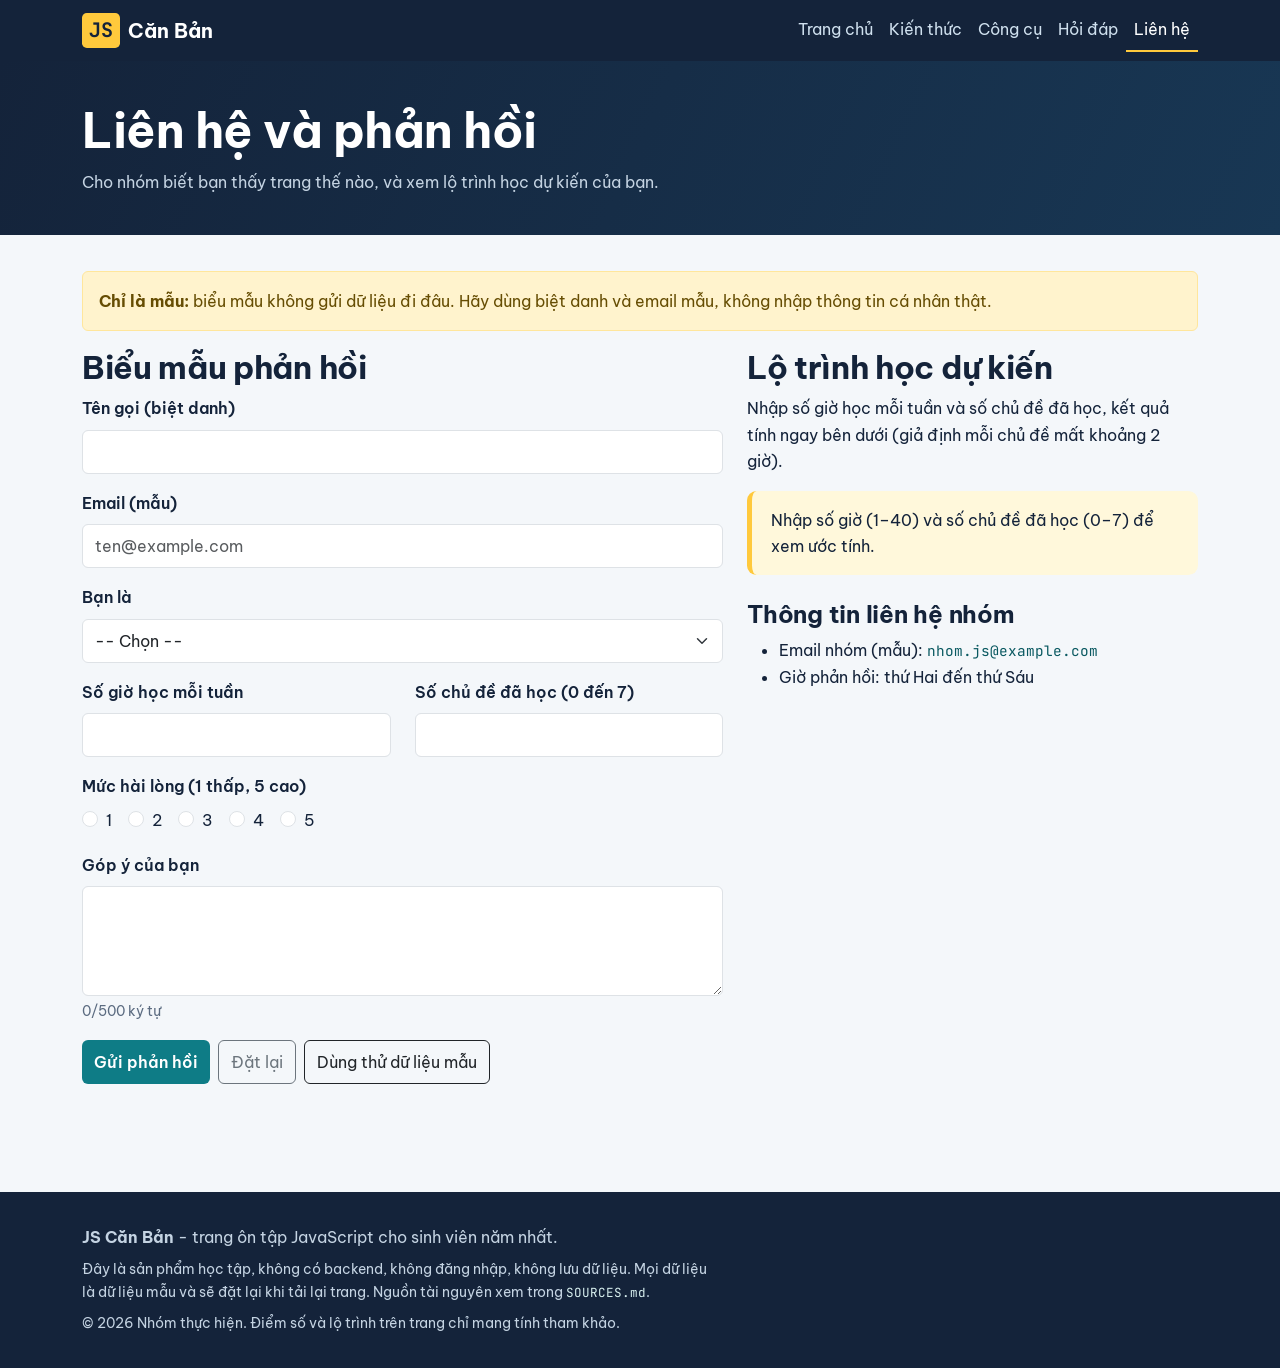
<file: lien-he.html>
<!DOCTYPE html>
<html lang="vi">
<head>
<meta charset="UTF-8">
<meta name="viewport" content="width=device-width, initial-scale=1">
<title>Liên hệ | JS Căn Bản</title>
<meta name="description" content="Gửi phản hồi mẫu và xem lộ trình học dự kiến.">
<link rel="preconnect" href="https://fonts.googleapis.com">
<link rel="preconnect" href="https://fonts.gstatic.com" crossorigin>
<link href="https://fonts.googleapis.com/css2?family=Be+Vietnam+Pro:wght@400;600;700&amp;family=JetBrains+Mono:wght@400;600&amp;display=swap" rel="stylesheet">
<link rel="stylesheet" href="https://cdnjs.cloudflare.com/ajax/libs/bootstrap/5.3.3/css/bootstrap.min.css">
<link rel="stylesheet" href="styles.css">
</head>
<body>
<a class="skip-link" href="#noi-dung-chinh">Bỏ qua điều hướng</a>
<header>
  <nav class="navbar navbar-expand-md site-nav" aria-label="Điều hướng chính">
    <div class="container">
      <a class="navbar-brand" href="index.html"><span class="brand-mark">JS</span> Căn Bản</a>
      <button class="navbar-toggler" type="button" data-bs-toggle="collapse" data-bs-target="#menu-chinh" aria-controls="menu-chinh" aria-expanded="false" aria-label="Mở menu">
        <span class="navbar-toggler-icon"></span>
      </button>
      <div class="collapse navbar-collapse" id="menu-chinh">
        <ul class="navbar-nav ms-auto"><li class="nav-item"><a class="nav-link" href="index.html">Trang chủ</a></li><li class="nav-item"><a class="nav-link" href="kien-thuc.html">Kiến thức</a></li><li class="nav-item"><a class="nav-link" href="cong-cu.html">Công cụ</a></li><li class="nav-item"><a class="nav-link" href="hoi-dap.html">Hỏi đáp</a></li><li class="nav-item"><a class="nav-link active" href="lien-he.html" aria-current="page">Liên hệ</a></li></ul>
      </div>
    </div>
  </nav>
</header>
<main id="noi-dung-chinh">

<div class="tieu-de-trang"><div class="container">
  <h1>Liên hệ và phản hồi</h1>
  <p>Cho nhóm biết bạn thấy trang thế nào, và xem lộ trình học dự kiến của bạn.</p>
</div></div>

<section class="khoi-tight">
  <div class="container">
    <div class="alert alert-warning" role="alert"><strong>Chỉ là mẫu:</strong> biểu mẫu không gửi dữ liệu đi đâu. Hãy dùng biệt danh và email mẫu, không nhập thông tin cá nhân thật.</div>
    <div class="row g-4">
      <div class="col-lg-7">
        <h2>Biểu mẫu phản hồi</h2>
        <form id="form-phan-hoi" novalidate>
          <div class="mb-3">
            <label class="form-label" for="hoTen">Tên gọi (biệt danh)</label>
            <input class="form-control" type="text" id="hoTen" name="hoTen" autocomplete="off" aria-describedby="loi-hoTen">
            <div class="invalid-feedback" id="loi-hoTen"></div>
          </div>
          <div class="mb-3">
            <label class="form-label" for="email">Email (mẫu)</label>
            <input class="form-control" type="email" id="email" name="email" autocomplete="off" placeholder="ten@example.com" aria-describedby="loi-email">
            <div class="invalid-feedback" id="loi-email"></div>
          </div>
          <div class="mb-3">
            <label class="form-label" for="nhom">Bạn là</label>
            <select class="form-select" id="nhom" name="nhom" aria-describedby="loi-nhom">
              <option value="">-- Chọn --</option>
              <option value="sinh-vien">Sinh viên</option>
              <option value="hoc-sinh">Học sinh</option>
              <option value="giao-vien">Giáo viên</option>
              <option value="cau-lac-bo">Thành viên câu lạc bộ</option>
            </select>
            <div class="invalid-feedback" id="loi-nhom"></div>
          </div>
          <div class="row">
            <div class="col-sm-6 mb-3">
              <label class="form-label" for="gioHoc">Số giờ học mỗi tuần</label>
              <input class="form-control" type="number" id="gioHoc" name="gioHoc" inputmode="numeric" min="1" max="40" aria-describedby="loi-gioHoc">
              <div class="invalid-feedback" id="loi-gioHoc"></div>
            </div>
            <div class="col-sm-6 mb-3">
              <label class="form-label" for="daHoc">Số chủ đề đã học (0 đến 7)</label>
              <input class="form-control" type="number" id="daHoc" name="daHoc" inputmode="numeric" min="0" max="7" aria-describedby="loi-daHoc">
              <div class="invalid-feedback" id="loi-daHoc"></div>
            </div>
          </div>
          <fieldset class="mb-3">
            <legend class="form-label fs-6 fw-semibold">Mức hài lòng (1 thấp, 5 cao)</legend>
            <div class="d-flex flex-wrap gap-3">
              <div class="form-check"><input class="form-check-input" type="radio" name="danhGia" id="dg1" value="1"><label class="form-check-label" for="dg1">1</label></div>
              <div class="form-check"><input class="form-check-input" type="radio" name="danhGia" id="dg2" value="2"><label class="form-check-label" for="dg2">2</label></div>
              <div class="form-check"><input class="form-check-input" type="radio" name="danhGia" id="dg3" value="3"><label class="form-check-label" for="dg3">3</label></div>
              <div class="form-check"><input class="form-check-input" type="radio" name="danhGia" id="dg4" value="4"><label class="form-check-label" for="dg4">4</label></div>
              <div class="form-check"><input class="form-check-input" type="radio" name="danhGia" id="dg5" value="5"><label class="form-check-label" for="dg5">5</label></div>
            </div>
            <div class="invalid-feedback" id="loi-danhGia"></div>
          </fieldset>
          <div class="mb-3">
            <label class="form-label" for="noiDung">Góp ý của bạn</label>
            <textarea class="form-control" id="noiDung" name="noiDung" rows="4" aria-describedby="dem-ky-tu loi-noiDung"></textarea>
            <div class="form-text" id="dem-ky-tu">0/500 ký tự</div>
            <div class="invalid-feedback" id="loi-noiDung"></div>
          </div>
          <div id="form-thong-bao" aria-live="polite"></div>
          <div class="d-flex flex-wrap gap-2">
            <button type="submit" class="btn btn-xanh">Gửi phản hồi</button>
            <button type="reset" class="btn btn-outline-secondary">Đặt lại</button>
            <button type="button" class="btn btn-outline-dark" id="nut-form-thu">Dùng thử dữ liệu mẫu</button>
          </div>
        </form>
      </div>
      <div class="col-lg-5">
        <h2>Lộ trình học dự kiến</h2>
        <p>Nhập số giờ học mỗi tuần và số chủ đề đã học, kết quả tính ngay bên dưới (giả định mỗi chủ đề mất khoảng 2 giờ).</p>
        <div class="ket-qua-tuc-thoi" id="ket-qua-lo-trinh" aria-live="polite"></div>
        <h2 class="mt-4 fs-4">Thông tin liên hệ nhóm</h2>
        <ul>
          <li>Email nhóm (mẫu): <code>nhom.js@example.com</code></li>
          <li>Giờ phản hồi: thứ Hai đến thứ Sáu</li>
        </ul>
      </div>
    </div>
  </div>
</section>

</main>
<footer class="site-footer">
  <div class="container">
    <p class="mb-2"><strong>JS Căn Bản</strong> - trang ôn tập JavaScript cho sinh viên năm nhất.</p>
    <small>Đây là sản phẩm học tập, không có backend, không đăng nhập, không lưu dữ liệu. Mọi dữ liệu là dữ liệu mẫu và sẽ đặt lại khi tải lại trang. Nguồn tài nguyên xem trong <code>SOURCES.md</code>.</small>
    <small class="mt-2">&copy; <span id="nam-hien-tai">2026</span> Nhóm thực hiện. Điểm số và lộ trình trên trang chỉ mang tính tham khảo.</small>
  </div>
</footer>
<script src="https://cdnjs.cloudflare.com/ajax/libs/jquery/3.7.1/jquery.min.js"></script>
<script src="https://cdnjs.cloudflare.com/ajax/libs/bootstrap/5.3.3/js/bootstrap.bundle.min.js"></script>
<script src="js/data.js"></script>
<script src="js/main.js"></script>
<script src="js/lien-he.js"></script>
</body>
</html>
</file>
<file: styles.css>
/* ===== Design tokens ===== */
:root{
  --muc-nen:#F4F7FA; --muc-chu:#14233A; --muc-xanh:#0E7C86; --muc-xanh-dam:#0A5961;
  --muc-vang:#FFC93C; --muc-vien:#D5DEE8; --muc-phu:#5B6B80; --muc-the:#FFFFFF;
  --bk:.6rem; --kc:clamp(2.5rem,6vw,4.5rem);
  --font-chinh:"Be Vietnam Pro",system-ui,-apple-system,"Segoe UI",Roboto,Arial,sans-serif;
  --font-code:"JetBrains Mono",ui-monospace,Consolas,Menlo,monospace;
}
*,*::before,*::after{box-sizing:border-box}
html{scroll-behavior:smooth}
body{font-family:var(--font-chinh);background:var(--muc-nen);color:var(--muc-chu);line-height:1.65;overflow-x:hidden}
h1,h2,h3,h4{font-weight:700;line-height:1.25;letter-spacing:-.01em}
h1{font-size:clamp(1.9rem,5vw,3rem)} h2{font-size:clamp(1.4rem,3.2vw,2rem)} h3{font-size:1.2rem}
p,li{max-width:70ch}
a{color:var(--muc-xanh-dam)} a:hover{color:var(--muc-chu)}
img,svg{max-width:100%;height:auto}
:focus-visible{outline:3px solid var(--muc-vang);outline-offset:2px;border-radius:4px}
.skip-link{position:absolute;left:-999px;top:0;background:var(--muc-vang);color:var(--muc-chu);padding:.5rem 1rem;z-index:2000}
.skip-link:focus{left:0}

/* ===== Navbar & footer dùng chung ===== */
.site-nav{background:var(--muc-chu)}
.site-nav .navbar-brand{font-weight:700;color:#fff;display:flex;gap:.5rem;align-items:center}
.site-nav .brand-mark{font-family:var(--font-code);background:var(--muc-vang);color:var(--muc-chu);padding:.05rem .45rem;border-radius:.3rem;font-weight:700}
.site-nav .nav-link{color:#CFE0EE;border-bottom:2px solid transparent}
.site-nav .nav-link:hover{color:#fff}
.site-nav .nav-link.active{color:#fff;border-bottom-color:var(--muc-vang)}
.site-nav .navbar-toggler{border-color:#7f93aa}
.site-nav .navbar-toggler-icon{filter:invert(1)}
.site-footer{background:var(--muc-chu);color:#C4D3E2;padding:2rem 0;margin-top:var(--kc)}
.site-footer a{color:#fff}
.site-footer small{display:block;max-width:70ch}

/* ===== Bố cục chung ===== */
.khoi{padding-block:var(--kc)}
.khoi-tight{padding-block:calc(var(--kc)/2)}
.tieu-de-trang{background:var(--muc-chu);color:#fff;padding-block:2.5rem}
.tieu-de-trang p{color:#C4D3E2;margin-bottom:0}
.hero{background:var(--muc-chu);color:#fff;padding-block:var(--kc)}
.hero p.lead{color:#C4D3E2}
.btn-chinh{background:var(--muc-vang);color:var(--muc-chu);border:0;font-weight:600}
.btn-chinh:hover{background:#ffd966;color:var(--muc-chu)}
.btn-xanh{background:var(--muc-xanh);color:#fff;border:0;font-weight:600}
.btn-xanh:hover{background:var(--muc-xanh-dam);color:#fff}
.btn{min-height:44px}

/* Cửa sổ mã ở trang chủ: điểm nhấn duy nhất của giao diện */
.cua-so-code{background:#0B1727;border:1px solid #2A3F5A;border-radius:var(--bk);overflow:hidden;box-shadow:0 18px 40px rgba(0,0,0,.35)}
.cua-so-code .thanh{display:flex;gap:.4rem;padding:.6rem .9rem;background:#12263E}
.cua-so-code .thanh span{width:.7rem;height:.7rem;border-radius:50%;background:#3C5575}
.cua-so-code pre{margin:0;padding:1rem 1.1rem;color:#DCE8F5;font-family:var(--font-code);font-size:.92rem;overflow-x:auto}
.tk-kw{color:#FFC93C}.tk-str{color:#7FDCC6}.tk-cm{color:#7C93AD}

/* ===== Thẻ, bảng, code ===== */
.the{background:var(--muc-the);border:1px solid var(--muc-vien);border-radius:var(--bk);height:100%}
.the .card-body{padding:1.25rem}
.the-nhan{display:inline-block;font-size:.8rem;font-weight:600;padding:.1rem .6rem;border-radius:99px;background:#DDF1F2;color:var(--muc-xanh-dam)}
pre.code-block{background:#0B1727;color:#DCE8F5;font-family:var(--font-code);font-size:.88rem;padding:1rem;border-radius:var(--bk);overflow-x:auto;white-space:pre}
code{font-family:var(--font-code);font-size:.9em;color:var(--muc-xanh-dam);word-break:break-word}
pre code{color:inherit;word-break:normal}
.table{--bs-table-bg:var(--muc-the)}
.table thead th{background:var(--muc-chu);color:#fff;font-weight:600;white-space:nowrap}
.lo-trinh{counter-reset:buoc;list-style:none;padding:0}
.lo-trinh li{counter-increment:buoc;position:relative;padding:.6rem 0 .6rem 3rem;border-bottom:1px dashed var(--muc-vien)}
.lo-trinh li::before{content:counter(buoc);position:absolute;left:0;top:.5rem;width:2rem;height:2rem;border-radius:50%;background:var(--muc-chu);color:#fff;display:grid;place-items:center;font-weight:700;font-size:.9rem}

/* ===== Công cụ ===== */
.nav-tabs .nav-link{color:var(--muc-phu);font-weight:600}
.nav-tabs .nav-link.active{color:var(--muc-chu);border-bottom-color:var(--muc-the);background:var(--muc-the);border-top:3px solid var(--muc-xanh)}
.bang-cong-cu{background:var(--muc-the);border:1px solid var(--muc-vien);border-top:0;padding:1.5rem;border-radius:0 0 var(--bk) var(--bk)}
.quiz-cau{border:1px solid var(--muc-vien);border-radius:var(--bk);padding:1rem 1.1rem;margin-bottom:1rem}
.quiz-cau legend{font-size:1.05rem;font-weight:600;float:none;width:auto;padding:0 .4rem;margin-bottom:.4rem}
.quiz-cau.thieu{border-color:#DC3545;background:#FFF5F5}
.quiz-cau.dung{border-color:#198754;background:#F0FAF4}
.quiz-cau.sai{border-color:#DC3545;background:#FFF5F5}
.quiz-cau .giai-thich{margin:.5rem 0 0;font-size:.92rem;color:var(--muc-phu)}
textarea#code-input{font-family:var(--font-code);font-size:.95rem}
.the-thuat-ngu{background:var(--muc-the);border:1px solid var(--muc-vien);border-left:5px solid var(--muc-xanh);border-radius:var(--bk);padding:1rem 1.2rem;height:100%}
.the-thuat-ngu h3{margin-bottom:.3rem}
.tb-rong{text-align:center;padding:2rem 1rem;border:2px dashed var(--muc-vien);border-radius:var(--bk);color:var(--muc-phu)}
.dem-ket-qua{color:var(--muc-phu);font-size:.92rem}

/* ===== Form & phản hồi ===== */
.form-label{font-weight:600}
.form-text,.ghi-chu{color:var(--muc-phu);font-size:.9rem}
.ket-qua-tuc-thoi{background:#FFF8DB;border-left:5px solid var(--muc-vang);padding:1rem 1.2rem;border-radius:var(--bk)}
.accordion-button:not(.collapsed){background:#DDF1F2;color:var(--muc-chu)}
.accordion-button:focus{box-shadow:0 0 0 .2rem rgba(255,201,60,.6)}
.hero{position:relative;isolation:isolate;overflow:hidden}
.hero::after{content:"";position:absolute;z-index:-1;width:min(42vw,34rem);aspect-ratio:1;right:-9rem;top:-12rem;border:1px solid rgba(255,255,255,.12);border-radius:50%;box-shadow:0 0 0 2rem rgba(255,255,255,.025),0 0 0 5rem rgba(255,255,255,.02)}
.site-nav{position:relative;z-index:10}
.the{box-shadow:0 .5rem 1.5rem rgba(20,35,58,.06);transition:transform .18s ease,box-shadow .18s ease}
.the:hover{transform:translateY(-3px);box-shadow:0 .9rem 2rem rgba(20,35,58,.1)}
.the .btn{margin-top:.35rem}
.the .card-title{font-size:1.15rem}
.tieu-de-trang{background-image:linear-gradient(115deg,var(--muc-chu),#183754)}
.table{vertical-align:middle}
.form-control,.form-select{min-height:44px}
.quiz-cau .form-check{padding:.45rem .5rem .45rem 1.9rem;border-radius:.4rem}
.quiz-cau .form-check:hover{background:rgba(14,124,134,.07)}
.site-footer code{color:#D8F0EF}
.site-footer small+small{margin-top:.55rem}
.nav-tabs{flex-wrap:nowrap;overflow-x:auto}
.nav-tabs .nav-link{white-space:nowrap}
.tb-rong{grid-column:1/-1}

@media (max-width:575.98px){
  .bang-cong-cu{padding:1rem}
  .nav-tabs{flex-wrap:wrap;overflow:visible}
  .nav-tabs .nav-item{flex:1 0 auto}
  .nav-tabs .nav-link{width:100%;padding:.5rem .6rem;font-size:.9rem;white-space:normal}
  .hero::after{right:-14rem;top:-9rem;width:22rem}
}
@media (prefers-reduced-motion:reduce){html{scroll-behavior:auto}*{transition:none!important}}
</file>
